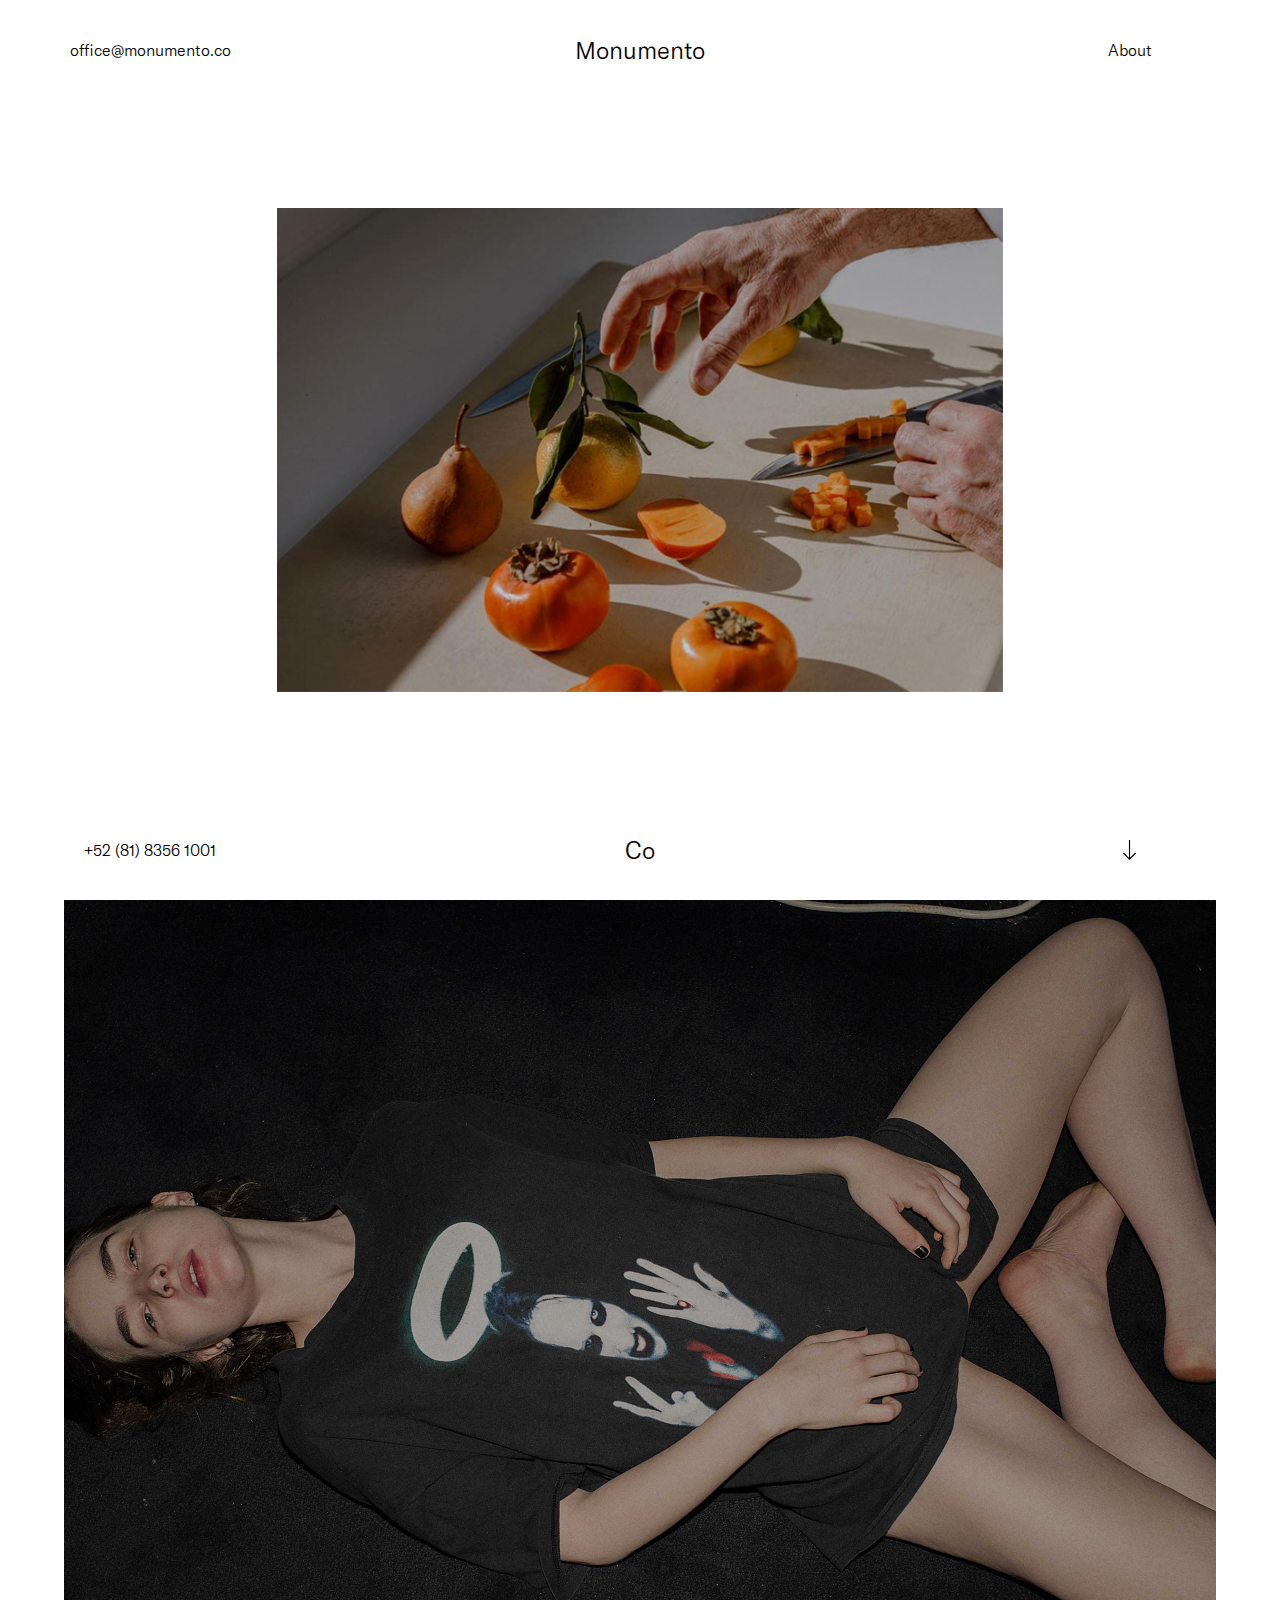
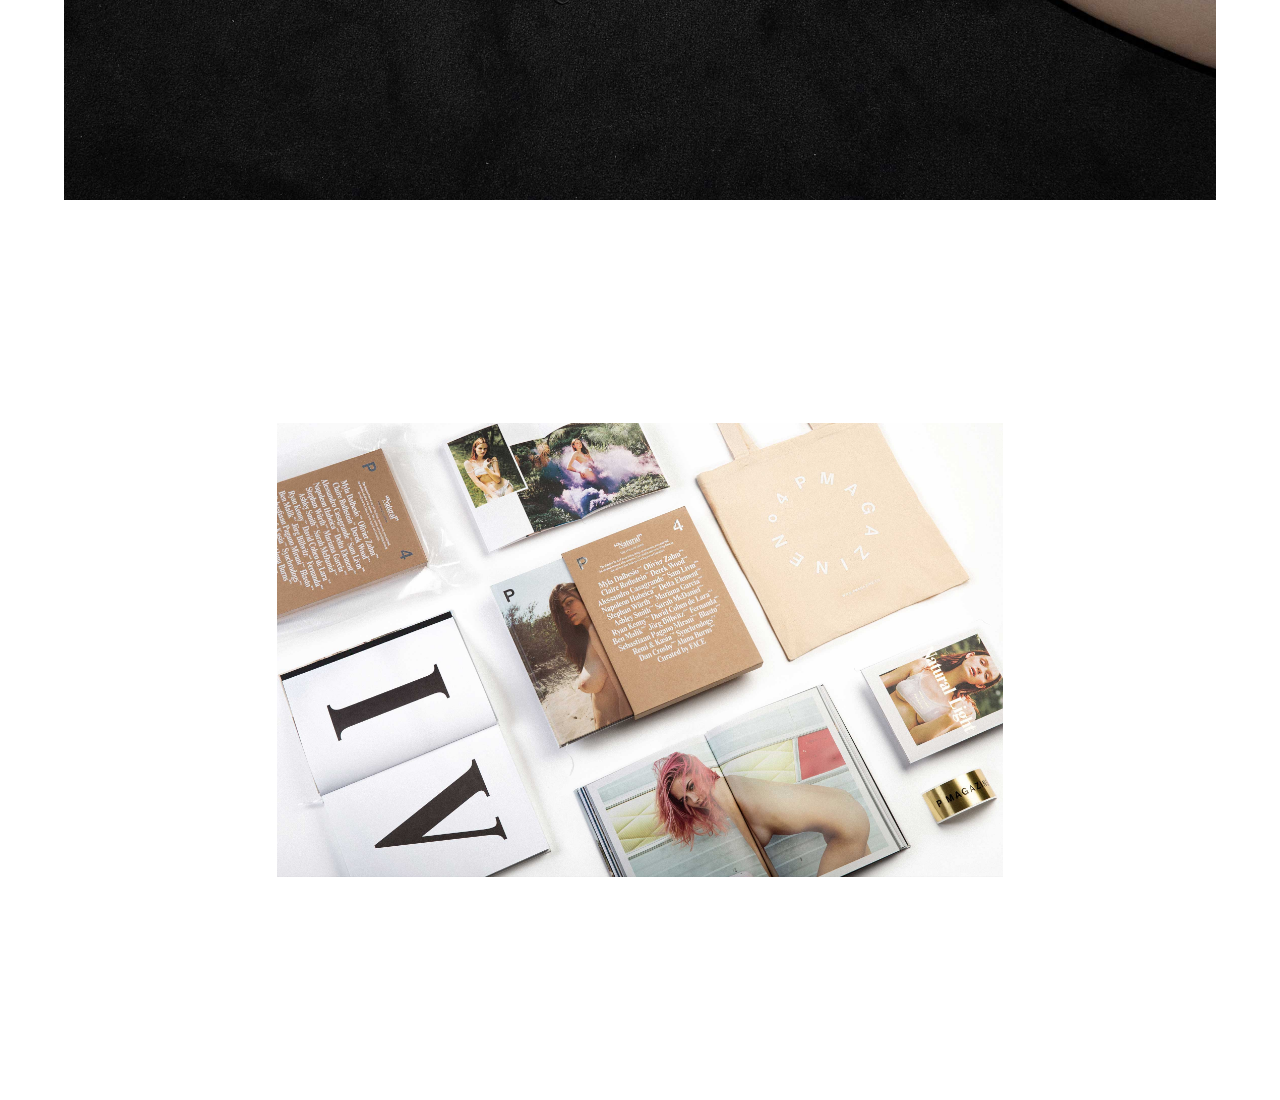
<file: index.html>
<!doctype html>
<html class="no-js" lang="en" dir="ltr">
  <head>
    <meta charset="utf-8">
    <meta http-equiv="x-ua-compatible" content="ie=edge">
    <meta name="viewport" content="width=device-width, initial-scale=1.0">
    <title>Monumento</title>
    <link rel="icon" type="image/png" href="images/favicon.png">
    <link rel="stylesheet" href="css/app.css">
  </head>
  <body>
<!-- Navegación -->
    <div id="nav" class="fixed-top">
      <div class="header">
        <div class="w-15 mail">
          <a href="mailto:office@monumento.co">office@monumento.co</a>
          <a href="mailto:office@monumento.co" class="mobile-mail">Send Mail</a>
        </div>

        <div class="w-70 logo">
            <a href="index.html">Monumento</a>
        </div>

        <div class="w-15 link-about">
          <a href="about.html">About</a>
        </div>
      </div>
    </div>

    <div id="footer" class="fixed-bottom">
      <div class="footer">
        <div class="w-15 phone">
          <p>+52 (81) 8356 1001</p>
          <p class="mobile-phone">(81)8356 1001</p>
        </div>

        <div class="w-70 logo-2">
            <a href="index.html">Co</a>
        </div>

        <div class="w-15 scroll-down">
            <svg version="1.1" id="scroll" xmlns="http://www.w3.org/2000/svg" xmlns:xlink="http://www.w3.org/1999/xlink" x="0px" y="0px"
          	 viewBox="0 0 30 40" enable-background="new 0 0 30 40" xml:space="preserve" fill="#fff">
              <polygon points="26.5,25.2 16.1,35.6 16.1,0.1 13.9,0.1 13.9,35.6 3.5,25.2 1.9,26.8 15,39.9 28.1,26.8 "/>
            </svg>
        </div>
      </div>
    </div>
<!-- //Fin Navegación -->

<!-- Portafolio -->
  <div class="project">
    <div class="centered-image">
      <div class="flex-start">
        <div class="w-15 project-name">
          <h2>Project Name</h2>
          <h3>Subtitle</h3>
          <p>Creative Direction &amp; Editorial Design</p>
        </div>
        <div class="w-70 image-centered">
          <a href="project.html" class="link" data-midnight="white-nav">
            <img src="images/p1.jpg">
            <div class="hover-screen">
              View Project
            </div>
          </a>
        </div>
        <div class="w-15 description">
          <h3>Title</h3>
          <p>Donec sed odio dui. Aenean lacinia bibendum nulla sed consectetur.</p>
        </div>
      </div>
    </div>
  </div>

  <div class="project">
    <div class="full-image" style="background-image: url('images/p2.jpg'); background-repeat: no-repeat; background-size: cover; background-position: center;">
      <a href="project.html" class="link">
        <div class="hover-screen"></div>
        <div class="flex flex-center">
          <div class="w-15 project-name">
            <h2>Project Name</h2>
            <h3>Subtitle</h3>
            <p>Creative Direction &amp; Editorial Design</p>
          </div>
          <div class="w-70 view-link">
            <h3>View Project</h3>
          </div>
          <div class="w-15 description">
            <h3>Title</h3>
            <p>Donec sed odio dui. Aenean lacinia bibendum nulla sed consectetur.</p>
          </div>
        </div>
      </a>
    </div>
  </div>

  <div class="project">
    <div class="centered-image">
      <div class="flex-start">
        <div class="w-15 project-name">
          <h2>Project Name</h2>
          <h3>Subtitle</h3>
          <p>Creative Direction &amp; Editorial Design</p>
        </div>
        <div class="w-70 image-centered">
          <a href="project.html" class="link" data-midnight="white-nav">
            <img src="images/project-bg.jpg">
            <div class="hover-screen">
              View Project
            </div>
          </a>
        </div>
        <div class="w-15 description">
          <h3>Title</h3>
          <p>Donec sed odio dui. Aenean lacinia bibendum nulla sed consectetur.</p>
        </div>
      </div>
    </div>
  </div>
<!-- Fin Portafolio-->
<!-- Luis Commit -->
<!-- Mafer Commit -->


    <script src="js/jquery.js"></script>
    <!--<script src="http://cdnjs.cloudflare.com/ajax/libs/gsap/1.19.0/TweenMax.min.js"></script>
    <script src="http://cdnjs.cloudflare.com/ajax/libs/ScrollMagic/2.0.5/ScrollMagic.min.js"></script>
    <script type="text/javascript" src="https://cdnjs.cloudflare.com/ajax/libs/ScrollMagic/2.0.5/plugins/animation.gsap.js"></script>
    <script src="http://cdnjs.cloudflare.com/ajax/libs/ScrollMagic/2.0.5/plugins/debug.addIndicators.min.js"></script>-->
    <script src="js/app.js"></script>
  </body>
</html>
</file>
<file: css/app.css>
@font-face {
    font-family: "GT America";
    font-weight: 100;
    src: url("../fonts/GTAmerica-Light.eot");
    src: local("☺"),
        url("../fonts/GTAmerica-Light.woff") format("woff"),
        url("../fonts/GTAmerica-Light.svg") format("svg");
}

@font-face {
    font-family: "GT America";
    font-weight: 200;
    src: url("../fonts/GTAmerica-Regular.eot");
    src: local("☺"),
        url("../fonts/GTAmerica-Regular.woff") format("woff"),
        url("../fonts/GTAmerica-Regular.svg") format("svg");
}

@font-face {
    font-family: "GT America";
    font-weight: 400;
    src: url("../fonts/GT-America-Standard-Medium.eot");
    src: local("☺"),
        url("../fonts/GT-America-Standard-Medium.woff") format("woff")
}

html{
  width: 100%;
  height: 100%;
  background: transparent;
  -webkit-font-smoothing: antialiased;
}

body{
    font-family: 'GT America';
    font-weight: 200;
    font-size: 16px;
    color: #000;
    letter-spacing: normal;
    width: 90%;
    height: 100%;
    margin: 0 auto;
    background: #ffffff;
    -webkit-font-smoothing: antialiased;
}

:focus{
  outline: 0;
}

body::-webkit-scrollbar{
    width: 0 !important;
}

h1,h2,h3,h4,h5, p, a{
    font-family: 'GT America';
    font-weight: 100;
    text-decoration: none;
    text-align: center;
    line-height: 1.5;
}

h1{
  margin: 0;
}

h2{
  font-size: 1.5rem;
  font-weight: 200;
  margin-bottom: 0;
}

h3{
  font-size: 1.5rem;
  font-weight: 100;
  margin-top: 0;
}

h4{
  font-size: 1rem;
  font-weight: 400;
}

p, ul{
    font-size: 1rem;
    font-weight: 100;
}

ul{
  list-style-type: none;
  margin: 0;
  padding: 0;
  text-align: center;
  line-height: 1.25;
}

a, a:hover{
  color: inherit;
}

img{
  max-width: 100%;
}

::selection{
    background: #ccc;
}

.w-22{
  width: 22.22%;
  float: left;
  overflow: hidden;
}

.w-55{
  width: 55.55%;
  float: left;
  overflow: hidden;
}

.w-15{
  width: 15%;
  float: left;
  overflow: hidden;
}

.w-70{
  width: 70%;
  float: left;
  overflow: hidden;
}

.w-50{
  width: 50%;
  float: left;
  overflow: hidden;
}

.fixed-top{
  position: fixed;
  top: 0;
  left: 0;
  bottom: auto !important;
  width: 100%;
  z-index: 999;
}

.fixed-bottom{
  position: fixed;
  bottom: 0;
  left: 0;
  top: auto !important;
  width: 100%;
  z-index: 999;
}

#nav{
  background: #fff;
  padding-bottom: 1rem;
}

#footer{
  background: #fff;
  padding-top: 1rem;
}

#nav .header, #footer .footer{
  width: 90%;
  margin: 0 auto;
  overflow: hidden;
  display: -webkit-box;      /* OLD - iOS 6-, Safari 3.1-6 */
  display: -moz-box;         /* OLD - Firefox 19- (buggy but mostly works) */
  display: -ms-flexbox;      /* TWEENER - IE 10 */
  display: -webkit-flex;     /* NEW - Chrome */
  display: flex;             /* NEW, Spec - Opera 12.1, Firefox 20+ */
  align-items: center;
}

.w-15.mail a, .w-15.phone p, .phone p, .w-15.link-about a, .w-15.scroll-down img{
  text-align: center;
}

.w-15.phone p{
  margin: 0;
}

.scroll-down svg
{
  display: block;
  margin: 0 auto;
}

.w-15.mail, .w-70.logo, .w-15.link-about{
  padding-top: 2rem;
}

.w-15.phone, .w-70.logo-2, .w-15.scroll-down{
  padding-bottom: 2rem;
}

.logo, .logo-2{
  text-align: center;
}

.logo a, .logo-2 a{
  font-size: 1.5rem;
}

.link-about{
  text-align: center;
}

.scroll-down svg{
  width: 0.9375rem;
  cursor: pointer;
  display: block;
  fill: #000;
  margin: 0 auto;
}

.mail a{
  display: block;
}

.mail a.mobile-mail, .phone p.mobile-phone{
  display: none;
}

#nav a:hover, #footer a:hover{
  color: #313a9f;
}


/* Inicio Estilos Lista de Proyectos Homepage */

.project{
  position: relative;
  width: 100%;
  height: 100%;
  overflow: hidden;
}

.centered-image, .full-image, #pinContainer, #partners, #studio{
  position: relative;
  width: 100%;
  height: 100%;
  display: -webkit-box;      /* OLD - iOS 6-, Safari 3.1-6 */
  display: -moz-box;         /* OLD - Firefox 19- (buggy but mostly works) */
  display: -ms-flexbox;      /* TWEENER - IE 10 */
  display: -webkit-flex;     /* NEW - Chrome */
  display: flex;             /* NEW, Spec - Opera 12.1, Firefox 20+ */
  align-items: center;
}

.flex-start{
  position: relative;
  display: -webkit-box;      /* OLD - iOS 6-, Safari 3.1-6 */
  display: -moz-box;         /* OLD - Firefox 19- (buggy but mostly works) */
  display: -ms-flexbox;      /* TWEENER - IE 10 */
  display: -webkit-flex;     /* NEW - Chrome */
  display: flex;             /* NEW, Spec - Opera 12.1, Firefox 20+ */
  width: 100%;
  align-items: flex-start;
}

.project-name, .description{
  /*padding: 0 3.75rem;*/
  opacity: 0;

  -webkit-transition: opacity .25s ease-in-out;
  -moz-transition: opacity .25s ease-in-out;
  -o-transition: opacity .25s ease-in-out;
  transition: opacity .25s ease-in-out;
}

.image-centered{
  position: relative;
}

.full-image a{
  display: block;
  width: 100%;
  height: 100%;
  line-height: 0;
}

.image-centered a{
  position: relative;
  display: block;
  width: 90%;
  height: 100%;
  margin: 0 auto;
  line-height: 0;
}

.hover-screen{
  position: absolute;
  top: 0;
  left: 0;
  width: 100%;
  height: 100%;
  background-color: rgba(0,0,0,.25);
  color: #fff;
  font-weight: 100;
  display: -webkit-box;      /* OLD - iOS 6-, Safari 3.1-6 */
  display: -moz-box;         /* OLD - Firefox 19- (buggy but mostly works) */
  display: -ms-flexbox;      /* TWEENER - IE 10 */
  display: -webkit-flex;     /* NEW - Chrome */
  display: flex;             /* NEW, Spec - Opera 12.1, Firefox 20+ */
  align-items: center;
  justify-content: center;
  font-size: 1.5rem;
  opacity: 0;

  -webkit-transition: opacity .25s ease-in-out;
  -moz-transition: opacity .25s ease-in-out;
  -o-transition: opacity .25s ease-in-out;
  transition: opacity .25s ease-in-out;
}

a.link:hover .hover-screen{
  opacity: 1;
}

.view-link{
  opacity: 0;
}

.opacity{
  opacity: 1;
}

.full-image a, .full-image h2, .full-image h3, .full-image p{
  color: #fff;
}

.full-image a{
  position: absolute;
  width: 100%;
  height: 100%;
  top: 0;
  left: 0;
  line-height: 1.25;
}

.full-image a img{
  width: 100%;
}

.full-image-info{
  position: absolute;
  top: 0;
  left: 0;
  width: 100%;
  height: 100%;
}

.flex-center{
  align-items: center;
  height: 100%;
}

.full-image .w-15.project-name, .full-image .w-15.description{
  margin-bottom: 20%;
}

.project-name h2{
  margin-top: 0;
}
/* //Fin Estilos Lista de Proyectos Homepage */

/* Inicio Estilos Sección de Proyecto */
.flex{
  display: -webkit-box;      /* OLD - iOS 6-, Safari 3.1-6 */
  display: -moz-box;         /* OLD - Firefox 19- (buggy but mostly works) */
  display: -ms-flexbox;      /* TWEENER - IE 10 */
  display: -webkit-flex;     /* NEW - Chrome */
  display: flex;             /* NEW, Spec - Opera 12.1, Firefox 20+ */
  position: relative;
  width: 100%;
  height: 100vh;
  overflow: hidden;
  align-items: center;
}

.project-bg{
  align-items: flex-start;
}

.unpinned{
  display: block;
  position: relative;
  background: #fff;
  text-align:center;
}

.project-bg h2 {
    font-size: 1.5rem;
    color: #000;
    font-weight: 100;
    text-align: center;
    display: block;
    margin: 0 auto;
}

.p-title{
  position: fixed;
  margin-top: 3.75rem;
  left: 50%;
  -webkit-transform: translateX(-50%);
  -moz-transform: translateX(-50%);
  -o-transform: translateX(-50%);
  transform: translateX(-50%);
  z-index: 999;
}

.intro.intro-offset{
  margin-left: 22.22%;
}

.intro p{
  font-size: 1.5rem;
  line-height: 1.5;
}

.intro p.intro-last{
  font-size: 1rem;
  margin-top: 2rem;
}

.intro-image .w-70{
  position: relative;
  display: block;
  margin: 0 auto;
  float: none;
}

.intro-image.flex{
  height: auto;
  margin-bottom: 20%;
}

.intro-image img{
  width: 100%;
}

.intro-image p{
  font-weight: 100;
  text-align: center;
}

.intro-image p span{
  font-weight: 200;
}

.project-info .w-55{
  display: block;
  margin: 0 auto;
}

.project-info h4, .project-info p{
  text-align: left;
  padding-left: 10%;
  margin: 0 0 2rem 0;
}

.project-info .thumbs img:first-child{
  margin-bottom: 2rem;
}

.slide-container{
  background: transparent;
}

.slider-horizontal ul, .partners-horizontal ul, .studio-horizontal ul {
    height: 75%;
    display: -webkit-box;      /* OLD - iOS 6-, Safari 3.1-6 */
    display: -moz-box;         /* OLD - Firefox 19- (buggy but mostly works) */
    display: -ms-flexbox;      /* TWEENER - IE 10 */
    display: -webkit-flex;     /* NEW - Chrome */
    display: flex;             /* NEW, Spec - Opera 12.1, Firefox 20+ */
    flex-direction: row;
    align-items: center;
}

.studio-horizontal ul{
  height: 75%;
}

.slider-horizontal ul li, .partners-horizontal ul li, .studio-horizontal ul li{
  display: inline-block;
  margin: 0 1.563rem;
  height: 100%;
}

.slider-horizontal ul li{
  height: 90%;
}

.slider-horizontal ul li span{
  display: block;
  margin-top: 1rem;
}

.slider-horizontal ul li:first-child, .partners-horizontal ul li:first-child, .studio-horizontal ul li:first-child{
  margin-left: 0;
}

.slider-horizontal img, .partners-horizontal img, .studio-horizontal img{
  max-width: none;
  height: 100%;
}

#trigger-intro{
  position: absolute;
  top: 45%;
}

#pinContainer, #partners, #studio {
  width: 100%;
  height: 100vh;
  overflow: hidden;
}

.panel {
  height: 100%;
  overflow-x: auto;
  overflow-y: hidden;
  position: absolute;
  text-align: center;
  background-color: #fff;
  display: -webkit-flex;
  display: flex;
  align-items: center;
}

#trigger-image{
  position: absolute;
  top: 0;
  left: 0;
}
/* //Fin Estilos Sección de Proyecto */

/* Estilos About Monumento */

#sticky-nav{
  position: fixed;
  left: 10.5%;
  top: 25%;
  color: #fff;
  z-index: 999;
}

.active {
    color: #fff!important;
    font-weight: 400;
    -webkit-transform: translate3d(0, 0, 0);
    -moz-transform: translate3d(0, 0, 0);
    -o-transform: translate3d(0, 0, 0);
    -ms-transform: translate3d(0, 0, 0);
    transform: translate3d(0, 0, 0);
}

.active a{
  font-weight: 400;
}

.about-nav ul li a{
  line-height: 1.5;
}

.about-nav ul li a:hover{
  font-weight: 200;
}

.about{
  background: #313a9f;
  color: #fff;
}

.about .w-55{
  float: none;
  margin: 0 auto;
}

.about h2, .about h1{
  font-size: 1.5rem;
  font-weight: 100;
  line-height: 1.5;
}

.address{
  text-align: center;
  line-height: 1.5;
  font-weight: 100;
}

.links ul li{
  margin-bottom: 2.188rem;
  font-weight: 100;
}

.links ul li:first-child{
  margin-top: 5rem;
}

.links ul li a:hover{
  text-decoration: underline;
}

.partners, .team, .studio,  .studio .panel{
  background: #000;
  color: #fff;
}

.team .w-55, .services .w-55, .clients .w-55{
  display: block;
  float: none;
  margin: 0 auto;
}

.team-left, .team-right{
  width: 45%;
  float: left;
  margin: 0 2.5%;
}

.team-right ul{
  text-align: left !important;
}

.team-left ul{
  float: right;
  text-align: right !important;
}

.team ul.t-list li{
  font-weight: 400;
}

.team ul.t-list li span{
  font-weight: 100;
}

.fixed-right{
  position: fixed;
  right: 7.5%;
  top: 25%;
  z-index: 998;
}

ul.t-list li{
  margin-bottom: 2.188rem;
  line-height: 1.5;
}

ul.t-list li span{
  display: block;
}

.services{
  background: #105140;
  color: #fff;
}

.services ul{
  margin-bottom: 2.188rem;
}

.services ul li, .clients ul li{
  display: inline-block;
  line-height: 1.5;
}

.services ul li.s-title{
  display: block;
  font-weight: 400;
}

.clients{
  background: #ca3131;
  color: #fff;
}

.partners .panel{
  background: transparent;
}

.partners ul li{
  position: relative;
}

.partners ul li span{
  color: #fff;
  position: absolute;
  top: 50%;
  left: 50%;
  -webkit-transform: translateX(-50%);
  -moz-transform: translateX(-50%);
  -o-transform: translateX(-50%);
  transform: translateX(-50%);
  opacity: 0;
}

.partners ul li span.name{
  font-weight: 400;
  top: 47.5%;
}

.partners ul li:hover span{
  opacity: 1;
}

.studio-horizontal{
  overflow-x: auto;
  overflow-y: hidden;
  height: 100%;
}

.studio-horizontal.panel{
  height: 100%;
}

/* //Fin Estilos About Monumento */

/*  === Inicio Estilos del Body y Navegación en about */

body.full{
  width: 100%;
  margin: 0;
  padding: 0;
}

#nav.nav-about, #footer.nav-about{
  background: transparent;
}

#nav.nav-about a, #footer.nav-about a, #nav.nav-about p, #footer.nav-about p{
  color: #fff;
}

#footer.nav-about .scroll-down svg{
  fill: #fff;
}

/*  === //Fin Estilos del Body y Navegación en about */

/* Laptop Screens */

@media screen and (max-width: 90rem){
  .about h2, .about h1{
    font-size: 1.25rem;
  }

  #nav.nav-about .header, #footer.nav-about .footer{
    width: 95%;
  }

  .slider-horizontal ul, .partners-horizontal ul{
    height: 70%;
  }

  .fixed-right {
    right: 4%;
  }

  #sticky-nav {
    left: 8%;
  }

  .project-info .w-55{
    width: 60%;
    margin-left: 20%;
  }

  .partners ul li span.name{
    font-weight: 400;
    top: 46.5%;
  }
}

/* End Laptop Screens */

/* Tablet */

@media screen and (min-width: 40em) and (max-width: 63.9375em){

  body{
    width: 98%;
  }

  .header .w-22, .footer .w-22{
    width: 30%;
  }

  .header .w-55, .footer .w-55{
    width: 40%;
  }

  .project-name, .description, .image-centered{
    width: 70%;
    margin: 1rem auto;
    opacity: 1 !important;
    padding: 0;
  }

  .w-22.mail a, .w-22.phone p {
    padding-left: 2rem;
  }

  .w-22.link-about a, .w-22.scroll-down img, .scroll-down svg {
    padding-right: 2rem;
  }

  .flex-start{
    flex-direction: column;
  }

  .flex-center{
    justify-content: center;
    flex-direction: column;
  }

  .full-image .w-22.project-name, .full-image .w-22.description{
    margin-bottom: 10%;
  }

  .view-link {
    display: none;
  }

  .full-image .hover-screen{
    opacity: 1;
  }

  .target{
    display: none;
  }

  #sticky-nav {
    left: 7%;
  }

  .fixed-right {
    right: 5%;
  }

  .address, .links ul li, .about-nav ul li a {
    font-size: 0.85rem;
  }

  .intro-image .w-55{
    width: 85%;
  }

}

/* End Tablet */

/* Smartphone */

@media screen and (max-width: 39.9375em){

  h2{
    margin-top: 0;
  }

  .header .w-22, .footer .w-22{
    width: 30%;
  }

  .header .w-55, .footer .w-55{
    width: 40%;
  }

  .project-name, .description, .image-centered{
    width: 70%;
    margin: 1rem auto;
    opacity: 1 !important;
    padding: 0;
  }

  .w-15.mail, .w-70.logo, .w-15.link-about {
    padding-top: 1rem;
  }

  .w-15.phone, .w-70.logo-2, .w-15.scroll-down {
    padding-bottom: 1rem;
  }

  .link-about {
    text-align: right;
  }

  #nav .header, #footer .footer{
    align-items: center;
    width: 90%;
  }

  #nav .w-15, #footer .w-15{
    width: 25%;
  }

  #nav .w-70, #footer .w-70{
    width: 50%;
  }

  .scroll-down svg{
    margin: 0;
    float: right;
  }

  .w-15.link-about a{
    text-align: right;
  }

  .flex-start{
    flex-direction: column;
  }

  .flex-center{
    flex-direction: column;
    justify-content: center;
  }

  .full-image .w-22.project-name, .full-image .w-22.description{
    margin-bottom: 10%;
  }

  .view-link, .target, .about .w-22, .mail a:first-child, .phone p:first-child, .target, #about-nav{
    display: none;
  }

  .full-image .hover-screen{
    opacity: 1;
  }

  p, ul, .mail a, .phone p, .link-about a{
    font-size: 0.75rem;
  }

  .logo a, .logo-2 a, h2, h3 {
    font-size: 1.25rem;
  }

  .mail a.mobile-mail, .phone p.mobile-phone{
    display: block;
    text-align: left;
    margin: 0;
  }

  .p-title {
    transform: translateY(-1.25rem)translateX(-50%);
  }

  .p-title h2{
    font-size: 1.25rem;
  }

  .intro p, .about h2, .about h1 {
    font-size: 0.85rem;
  }

  .project-intro{
    height: 120vh;
  }

  .intro-image .w-70{
    width: 100%;
  }

  .panel{
    height: 100%;
    overflow-y: initial;
    align-items: flex-start;
  }

  #pinContainer, #partners, #studio {
    position: relative;
  }

  #pinContainer{
    height: 450%;
    align-items: flex-start;
  }

  #studio{
    height: 150vh;
  }

  .partners .panel {
    height: 100%;
  }

  .slider-horizontal ul, .partners-horizontal ul, .studio-horizontal ul{
    display: block;
    height: auto;
  }

  #pinContainer .slider-horizontal ul{
    margin-bottom: 40%;
  }

  .slider-horizontal ul li, .partners-horizontal ul li, .studio-horizontal ul li{
    margin: 0.563rem 0;
    height: auto;
  }

  .slider-horizontal ul li img, .partners-horizontal ul li img, .studio-horizontal ul li img{
    max-width: 100%;
    height: auto;
  }

  .team .w-55{
    width: 90%;
  }

  #pinContainer .flex{
    height: auto;
    padding: 20% 0;
  }

  #s-start.flex{
    height: 100vh;
    padding: 0;
  }

  .project-intro .w-55, .about .w-55, .services .w-55, .clients .w-55{
    width: 65%;
    display: block;
    margin: 0 auto;
  }

  .partners ul li span{
    opacity: 1;
  }
}
/* End Smartphone */
</file>
